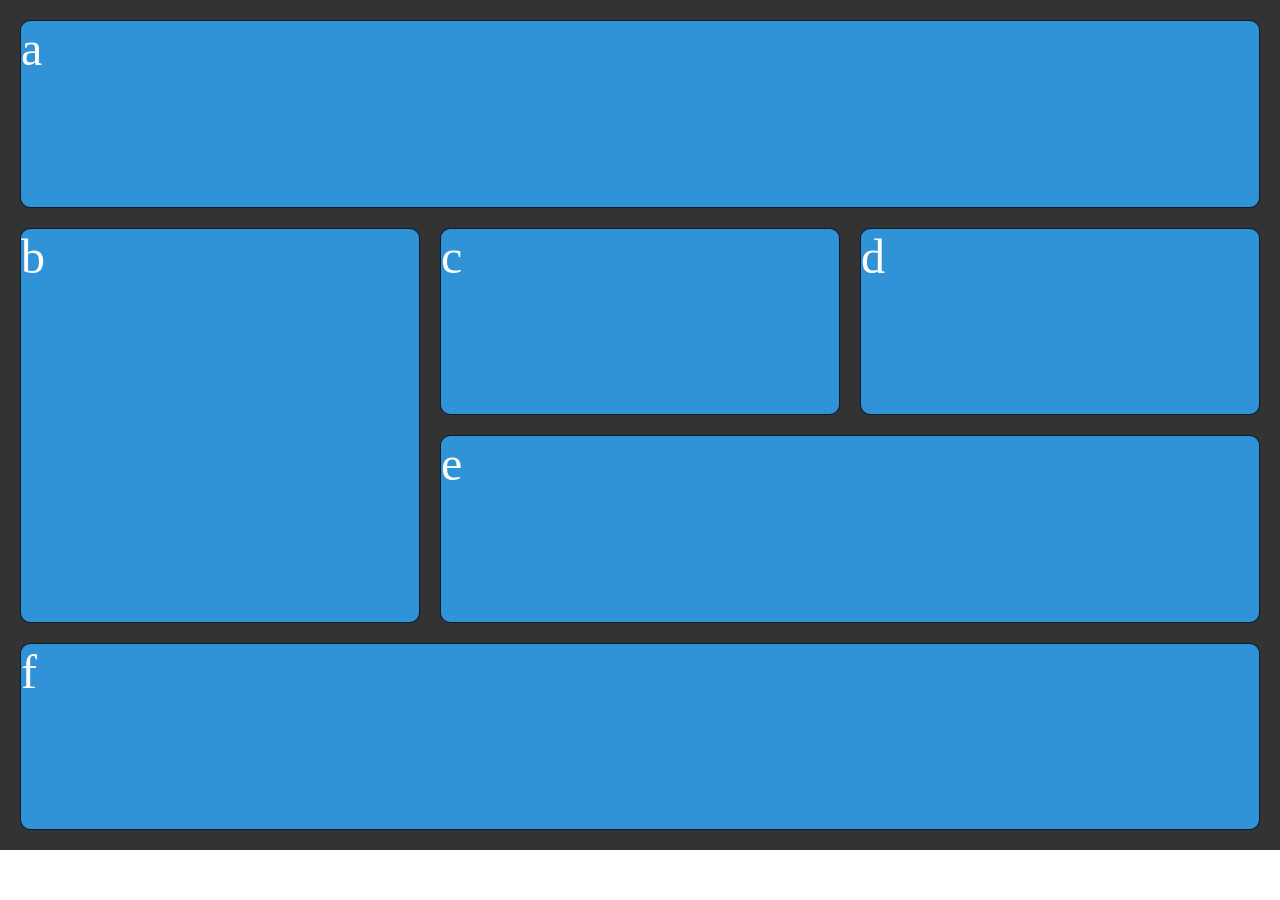
<file: Lab-1/EX-1/index.html>
<!DOCTYPE html>
<html lang="en">
<head>
    <meta charset="UTF-8">
    <meta name="viewport" content="width=device-width, initial-scale=1.0">
    <title>Grid</title>
    <link rel="stylesheet" href="style.css">
</head>
<body>
    <div class="wrapper">
        <div class="item a">a</div>
        <div class="item b">b</div>
        <div class="item c">c</div>  
        <div class="item d">d</div>
        <div class="item e">e</div>
        <div class="item f">f</div>  
    </div>
</body>
</html>
</file>
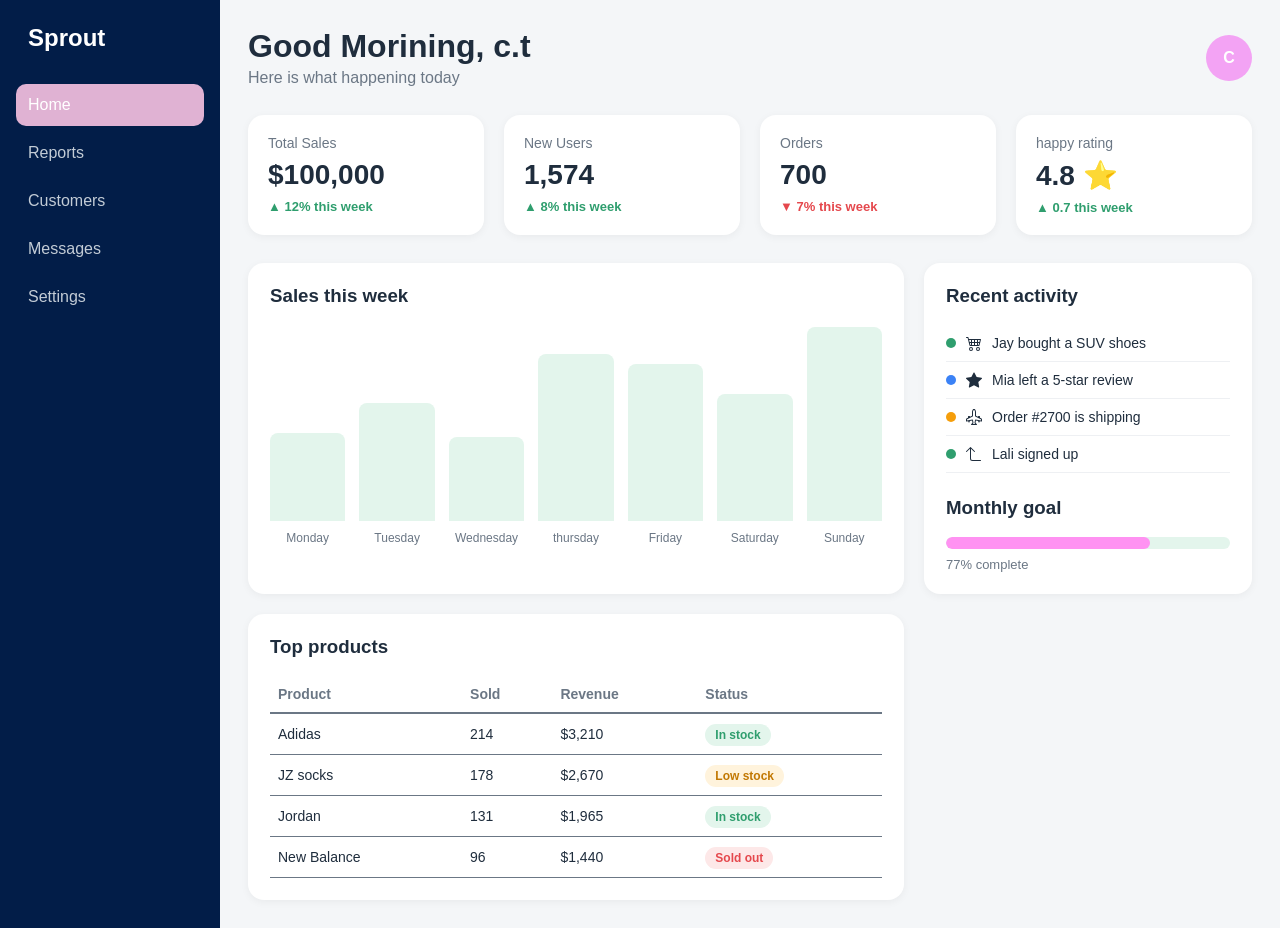
<file: Lab-1/EX-4/index.html>
<!DOCTYPE html>
<html lang="en">
<head>
    <meta charset="UTF-8">
    <meta name="viewport" content="width=device-width, initial-scale=1.0">
    <title>Dash Board</title>
    <link rel="stylesheet" href="style.css">
</head>
<body>
    <div class="layout">
        <div class="sidebar">
            <h2 class="logo"> Sprout</h2>
            <nav>
                <ul class="menu">
                    <li class="active">Home</li>
                    <li>Reports</li>
                    <li>Customers</li>
                    <li>Messages</li>
                    <li>Settings</li>
                </ul>
            </nav>
        </div>

        <main class="main">
            <header class="topbar">
                <div>
                    <h1>Good Morining, c.t </h1>
                    <p class="subtitle">Here is what happening today</p>
                </div>
                <div class="avatar">C</div>
            </header>

            <section class="cards">
                <div class="card">
                    <p class="card-label">Total Sales</p>
                    <p class="card-number">$100,000</p>
                    <p class="card-change up">▲ 12% this week</p>
                </div>

                <div class="card">
                    <p class="card-label">New Users</p>
                    <p class="card-number">1,574</p>
                    <p class="card-change up">▲ 8% this week</p>
                </div>

                <div class="card">
                    <p class="card-label">Orders</p>
                    <p class="card-number">700</p>
                    <p class="card-change down">▼ 7% this week</p>
                </div>

                <div class="card">
                    <p class="card-label">happy rating</p>
                    <p class="card-number">4.8 ⭐</p>
                    <p class="card-change up">▲ 0.7 this week</p>
                </div>
            </section>

            <section class="panels">
                <div class="panel">
                    <h3>Sales this week</h3>
                    <div class="chart">

                        <div class="bar" style="height: 45%"><span>Monday</span></div>
                        <div class="bar" style="height: 60%"><span>Tuesday</span></div>
                        <div class="bar" style="height: 43%"><span>Wednesday</span></div>
                        <div class="bar" style="height: 85%"><span>thursday</span></div>
                        <div class="bar" style="height: 80%"><span>Friday</span></div>
                        <div class="bar" style="height: 65%"><span>Saturday</span></div>
                        <div class="bar" style="height: 99%"><span>Sunday</span></div>

                    </div>
                </div>

                <div class="panel">
                    <h3>Recent activity</h3>
                    <ul class="activity">
                        <li><span class="dot green"></span><svg xmlns="http://www.w3.org/2000/svg" width="16" height="16" fill="currentColor" class="bi bi-cart4" viewBox="0 0 16 16">
  <path d="M0 2.5A.5.5 0 0 1 .5 2H2a.5.5 0 0 1 .485.379L2.89 4H14.5a.5.5 0 0 1 .485.621l-1.5 6A.5.5 0 0 1 13 11H4a.5.5 0 0 1-.485-.379L1.61 3H.5a.5.5 0 0 1-.5-.5M3.14 5l.5 2H5V5zM6 5v2h2V5zm3 0v2h2V5zm3 0v2h1.36l.5-2zm1.11 3H12v2h.61zM11 8H9v2h2zM8 8H6v2h2zM5 8H3.89l.5 2H5zm0 5a1 1 0 1 0 0 2 1 1 0 0 0 0-2m-2 1a2 2 0 1 1 4 0 2 2 0 0 1-4 0m9-1a1 1 0 1 0 0 2 1 1 0 0 0 0-2m-2 1a2 2 0 1 1 4 0 2 2 0 0 1-4 0"/>
</svg>Jay bought a SUV shoes</li>
                        <li><span class="dot blue"></span><svg xmlns="http://www.w3.org/2000/svg" width="16" height="16" fill="currentColor" class="bi bi-star-fill" viewBox="0 0 16 16">
  <path d="M3.612 15.443c-.386.198-.824-.149-.746-.592l.83-4.73L.173 6.765c-.329-.314-.158-.888.283-.95l4.898-.696L7.538.792c.197-.39.73-.39.927 0l2.184 4.327 4.898.696c.441.062.612.636.282.95l-3.522 3.356.83 4.73c.078.443-.36.79-.746.592L8 13.187l-4.389 2.256z"/>
</svg>Mia left a 5-star review</li>
                        <li><span class="dot orange"></span><svg xmlns="http://www.w3.org/2000/svg" width="16" height="16" fill="currentColor" class="bi bi-airplane-engines" viewBox="0 0 16 16">
  <path d="M8 0c-.787 0-1.292.592-1.572 1.151A4.35 4.35 0 0 0 6 3v3.691l-2 1V7.5a.5.5 0 0 0-.5-.5h-1a.5.5 0 0 0-.5.5v1.191l-1.17.585A1.5 1.5 0 0 0 0 10.618V12a.5.5 0 0 0 .582.493l1.631-.272.313.937a.5.5 0 0 0 .948 0l.405-1.214 2.21-.369.375 2.253-1.318 1.318A.5.5 0 0 0 5.5 16h5a.5.5 0 0 0 .354-.854l-1.318-1.318.375-2.253 2.21.369.405 1.214a.5.5 0 0 0 .948 0l.313-.937 1.63.272A.5.5 0 0 0 16 12v-1.382a1.5 1.5 0 0 0-.83-1.342L14 8.691V7.5a.5.5 0 0 0-.5-.5h-1a.5.5 0 0 0-.5.5v.191l-2-1V3c0-.568-.14-1.271-.428-1.849C9.292.591 8.787 0 8 0M7 3c0-.432.11-.979.322-1.401C7.542 1.159 7.787 1 8 1s.458.158.678.599C8.889 2.02 9 2.569 9 3v4a.5.5 0 0 0 .276.447l5.448 2.724a.5.5 0 0 1 .276.447v.792l-5.418-.903a.5.5 0 0 0-.575.41l-.5 3a.5.5 0 0 0 .14.437l.646.646H6.707l.647-.646a.5.5 0 0 0 .14-.436l-.5-3a.5.5 0 0 0-.576-.411L1 11.41v-.792a.5.5 0 0 1 .276-.447l5.448-2.724A.5.5 0 0 0 7 7z"/>
</svg>Order #2700 is shipping</li>
                        <li><span class="dot green"></span><svg xmlns="http://www.w3.org/2000/svg" width="16" height="16" fill="currentColor" class="bi bi-arrow-90deg-up" viewBox="0 0 16 16">
  <path fill-rule="evenodd" d="M4.854 1.146a.5.5 0 0 0-.708 0l-4 4a.5.5 0 1 0 .708.708L4 2.707V12.5A2.5 2.5 0 0 0 6.5 15h8a.5.5 0 0 0 0-1h-8A1.5 1.5 0 0 1 5 12.5V2.707l3.146 3.147a.5.5 0 1 0 .708-.708z"/>
</svg>Lali signed up</li>
                    </ul>

                    <h3 class="goal-title">Monthly goal</h3>
                    <div class="progress">
                        <div class="progress-fill" style="width: 72%"></div>
                    </div>
                    <p class="goal-text">77% complete</p>
                </div>
            </section>

            <section class="panels panels-two">
                <div class="panel">
                     <h3>Top products</h3>
                    <table class="table">
                        <thead>
                            <tr>
                                <th>Product</th>
                                <th>Sold</th>
                                <th>Revenue</th>
                                <th>Status</th>
                            </tr>
                        </thead>
                        
                        <tbody>
                            <tr>
                                <td>Adidas</td>
                                <td>214</td>
                                <td>$3,210</td>
                                <td><span class="tag tag-green">In stock</span></td>
                            </tr>
                            <tr>
                                <td>JZ socks</td>
                                <td>178</td>
                                <td>$2,670</td>
                                <td><span class="tag tag-orange">Low stock</span></td>
                            </tr>
                            <tr>
                                <td>Jordan</td>
                                <td>131</td>
                                <td>$1,965</td>
                                <td><span class="tag tag-green">In stock</span></td>
                            </tr>
                            <tr>
                                <td>New Balance</td>
                                <td>96</td>
                                <td>$1,440</td>
                                <td><span class="tag tag-red">Sold out</span></td>
                            </tr>
                        </tbody>
                    </table>
                </div>

            </section>


        </main>
    </div>
    
</body>
</html>
</file>
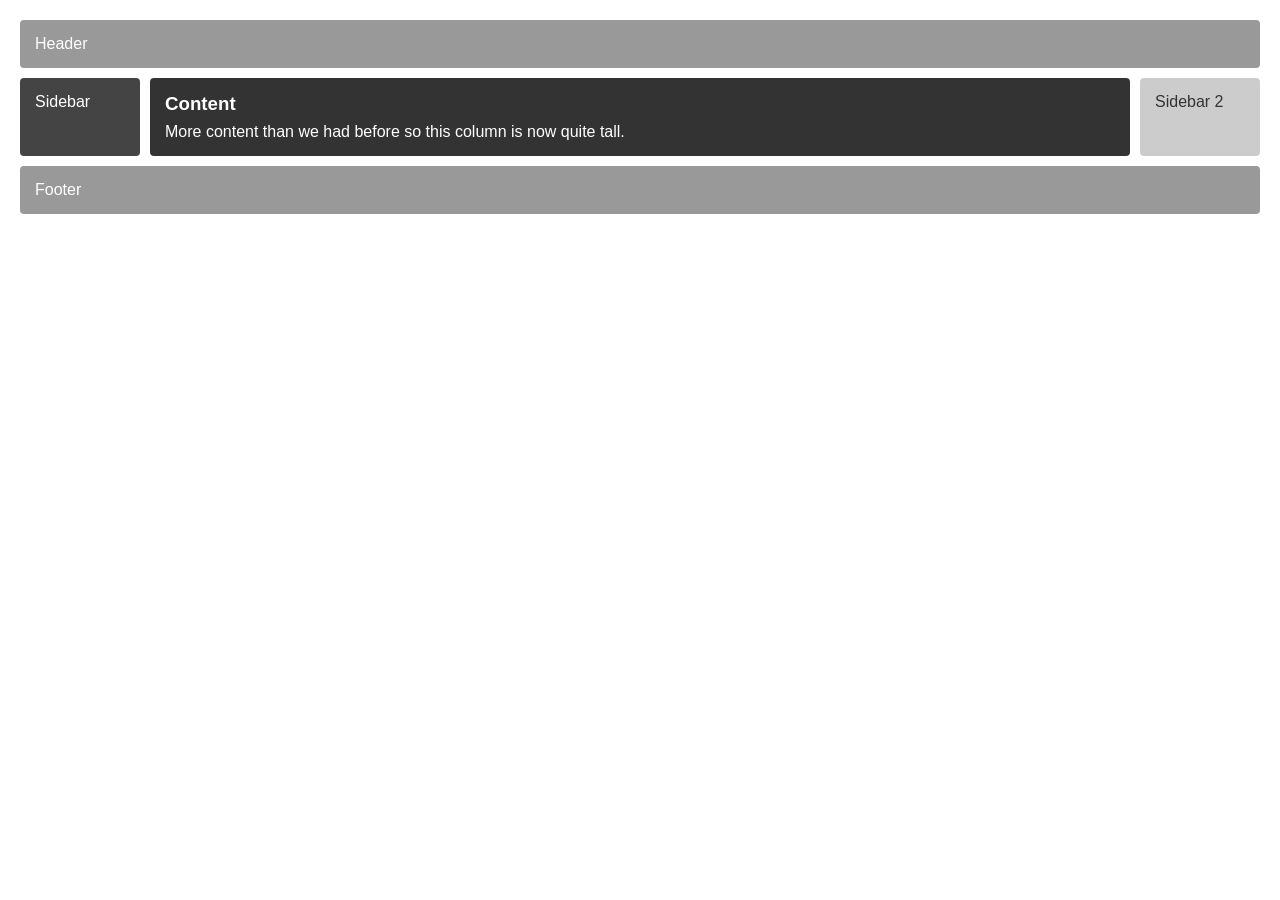
<file: Lab-2/ex3/index3.html>
<!DOCTYPE html>
<html lang="en">
<head>
  <meta charset="UTF-8">
  <meta name="viewport" content="width=device-width, initial-scale=1.0">
  <title>CSS Grid Areas & Media Query</title>
  <link rel="stylesheet" href="style3.css">
</head>
<body>

  <div class="wrapper">
    <header class="header">Header</header>
    <aside class="sidebar">Sidebar</aside>
    <article class="content">
      <h3>Content</h3>
      <p>More content than we had before so this column is now quite tall.</p>
    </article>
    <aside class="sidebar2">Sidebar 2</aside>
    <footer class="footer">Footer</footer>
  </div>


</body>
</html>
</file>
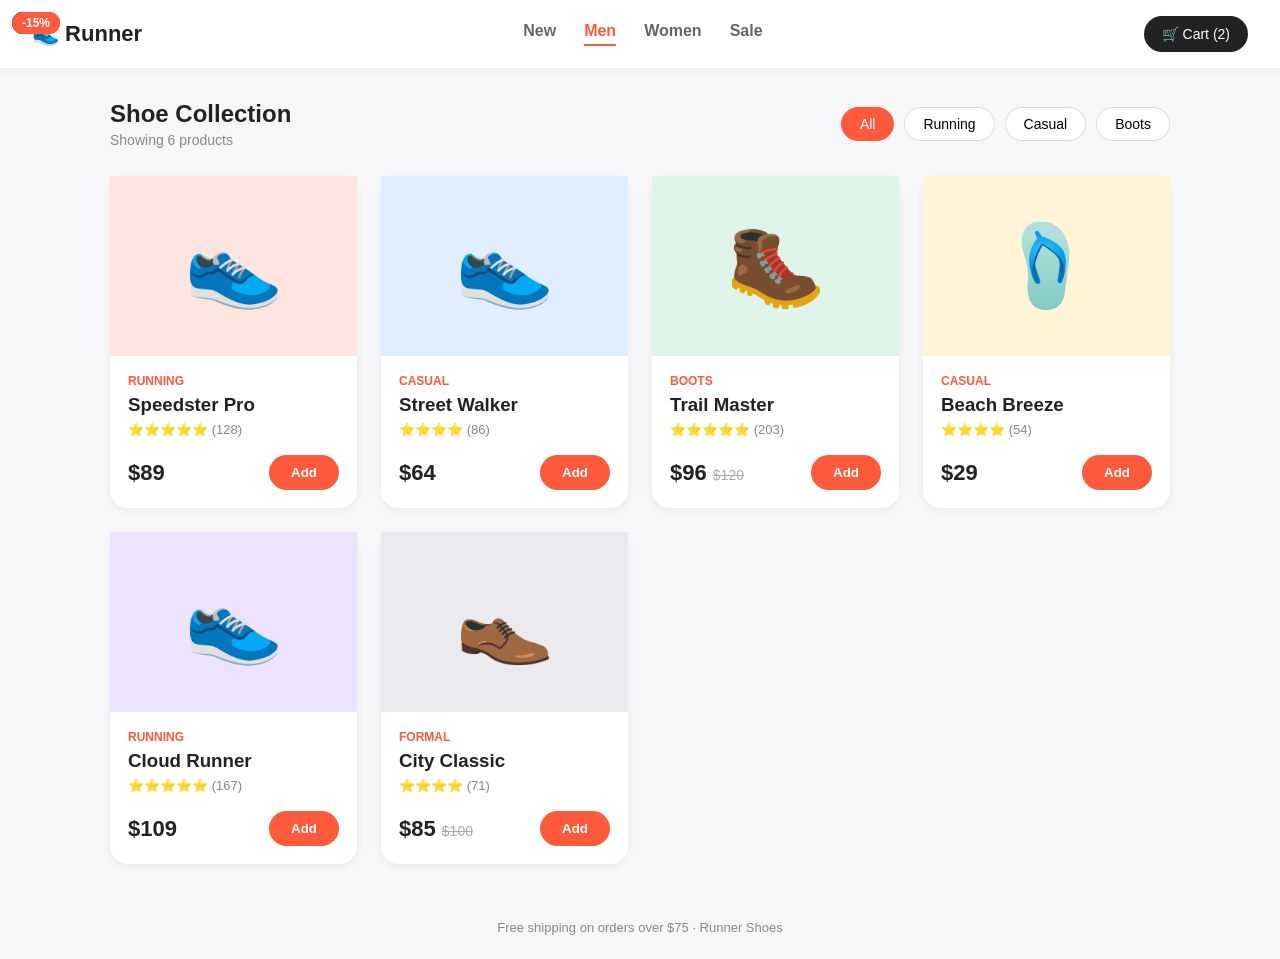
<file: Lab-2/ex4/index4.html>
<!DOCTYPE html>
<html lang="en">
<head>
    <meta charset="UTF-8" />
    <meta name="viewport" content="width=device-width, initial-scale=1.0" />
    <title>StepUp Shoes</title>
    <link rel="stylesheet" href="style4.css" />
</head>

<body>

  
    <header class="header">
        <h1 class="logo">👟 Runner</h1>

        <nav class="nav">
            <a href="#">New</a>
            <a href="#" class="current">Men</a>
            <a href="#">Women</a>
            <a href="#">Sale</a>
        </nav>

        <button class="cart-btn">🛒 Cart (2)</button>
    </header>

 
    <main class="page">

        
        <div class="top-row">
            <div>
                <h2>Shoe Collection</h2>
                <p class="count">Showing 6 products</p>
            </div>

            <div class="filters">
                <button class="chip selected">All</button>
                <button class="chip">Running</button>
                <button class="chip">Casual</button>
                <button class="chip">Boots</button>
            </div>
        </div>

        

        <div class="product-grid">

            
            <div class="product">
                <div class="product-image red-bg">
                    <span class="badge">New</span>
                    <span class="shoe">👟</span>
                </div>
                <div class="product-info">
                    <p class="category">Running</p>
                    <h3>Speedster Pro</h3>
                    <p class="rating">⭐⭐⭐⭐⭐ <span>(128)</span></p>
                    <div class="price-row">
                        <p class="price">$89</p>
                        <button class="add-btn">Add</button>
                    </div>
                </div>
            </div>

            
            <div class="product">
                <div class="product-image blue-bg">
                    <span class="shoe">👟</span>
                </div>
                <div class="product-info">
                    <p class="category">Casual</p>
                    <h3>Street Walker</h3>
                    <p class="rating">⭐⭐⭐⭐ <span>(86)</span></p>
                    <div class="price-row">
                        <p class="price">$64</p>
                        <button class="add-btn">Add</button>
                    </div>
                </div>
            </div>

           
            <div class="product">
                <div class="product-image green-bg">
                    <span class="badge sale">-20%</span>
                    <span class="shoe">🥾</span>
                </div>
                <div class="product-info">
                    <p class="category">Boots</p>
                    <h3>Trail Master</h3>
                    <p class="rating">⭐⭐⭐⭐⭐ <span>(203)</span></p>
                    <div class="price-row">
                        <p class="price">$96 <span class="old-price">$120</span></p>
                        <button class="add-btn">Add</button>
                    </div>
                </div>
            </div>


            <div class="product">
                <div class="product-image yellow-bg">
                    <span class="shoe">🩴</span>
                </div>
                <div class="product-info">
                    <p class="category">Casual</p>
                    <h3>Beach Breeze</h3>
                    <p class="rating">⭐⭐⭐⭐ <span>(54)</span></p>
                    <div class="price-row">
                        <p class="price">$29</p>
                        <button class="add-btn">Add</button>
                    </div>
                </div>
            </div>

            
             <div class="product">
                <div class="product-image purple-bg">
                    <span class="badge">New</span>
                    <span class="shoe">👟</span>
                </div>
                <div class="product-info">
                    <p class="category">Running</p>
                    <h3>Cloud Runner</h3>
                    <p class="rating">⭐⭐⭐⭐⭐ <span>(167)</span></p>
                    <div class="price-row">
                        <p class="price">$109</p>
                        <button class="add-btn">Add</button>
                    </div>
                </div>
            </div>

            
            <div class="product">
                <div class="product-image grey-bg">
                    <span class="badge sale">-15%</span>
                    <span class="shoe">👞</span>
                </div>
                <div class="product-info">
                    <p class="category">Formal</p>
                    <h3>City Classic</h3>
                    <p class="rating">⭐⭐⭐⭐ <span>(71)</span></p>
                    <div class="price-row">
                        <p class="price">$85 <span class="old-price">$100</span></p>
                        <button class="add-btn">Add</button>
                    </div>
                </div>
            </div>

        </div>
    </main>

    <footer class="footer">
        Free shipping on orders over $75 · Runner Shoes
    </footer>

</body>
</html>
</file>
<file: Lab-1/EX-1/style.css>
/* Styling only */
body {
  margin: 0;
}

.wrapper {
  background-color: #333333;
  color: #444;
  padding: 20px;
  display: grid;
  grid-template-columns: repeat(3, 1fr);
  gap: 20px;
  
  height: 90vh;
}

.item {
  background-color: #3092d7;
  color: #fff;
  border-radius: 10px;
  border: 1px solid rgba(0, 0, 0, 0.8);
  font-size: 3em;
}

/* Layouting only  (your work)*/

.a{
  display: flex;
  grid-column: span 3 ;
}

.b{
  display: flex;
  grid-row: span 2;
}
 
.e{
  grid-column: span 2;
}

.f{
  grid-column: span 3;
}
</file>
<file: Lab-1/EX-4/style.css>
* {
  margin: 0;
  padding: 0;
  box-sizing: border-box; 
}
 
body {
  font-family: "Segoe UI", Arial, sans-serif;
  background: #f4f6f8;
  color: #1f2d3d;
}

.layout {
  display: grid;
  grid-template-columns: 220px 1fr;
  min-height: 100vh;
}

.sidebar {
  background: #021d48;
  color: #ffffff;
  padding: 24px 16px;
}
 
.logo {
  margin-bottom: 32px;
  padding-left: 12px;
}
 
.menu {
  list-style: none;
}

.menu li {
  padding: 12px;
  margin-bottom: 6px;
  border-radius: 10px;
  cursor: pointer;
  color: #c3ccd6;
  transition: background 0.2s; 
}
 
.menu li:hover {
  background: rgba(0, 0, 0, 0);
}
 
.menu li.active {
  background: #e0b2d3;
  color: #ffffff;
}
.main {
  padding: 28px;
}
 
.topbar {
  display: flex;                 
  justify-content: space-between; 
  align-items: center;
  margin-bottom: 28px;
}
 
.subtitle {
  color: #6b7785;
  margin-top: 4px;
}
 
.avatar {
  width: 46px;
  height: 46px;
  border-radius: 50%; 
  background: #f3a3f4;
  color: #ffffff;
  display: flex;
  align-items: center;
  justify-content: center;
  font-weight: bold;
}

.cards {
  display: grid;
  grid-template-columns: repeat(auto-fit, minmax(180px, 1fr));
  gap: 20px;
  margin-bottom: 28px;
}
 
.card {
  background: #ffffff;
  padding: 20px;
  border-radius: 16px;
  box-shadow: 0 2px 8px rgba(0, 0, 0, 0.05);
  transition: transform 0.2s;
}
 
.card:hover {
  transform: translateY(-4px);
}
 
.card-label {
  color: #6b7785;
  font-size: 14px;
}
 
.card-number {
  font-size: 28px;
  font-weight: bold;
  margin: 8px 0;
}
 
.card-change {
  font-size: 13px;
  font-weight: 600;
}
 
.up   { color: #2f9e6e; }
.down { color: #e5484d; }

.panels {
  display: grid;
  grid-template-columns: 2fr 1fr;
  gap: 20px;
}
 
.panel {
  background: #ffffff;
  padding: 22px;
  border-radius: 16px;
  box-shadow: 0 2px 8px rgba(0, 0, 0, 0.05);
}
 
.panel h3 {
  margin-bottom: 18px;
}
 
.chart {
  height: 220px;
  display: flex;
  align-items: flex-end; 
  gap: 14px;
  padding-bottom: 24px;  
}
 
.bar {
  flex: 1;               
  background: #e3f5ec;
  border-radius: 8px 8px 0 0;
  position: relative;
  transition: background 0.2s;
}
 
.bar:hover {
  background: #efacf0;
}
 
.bar span {
  position: absolute;
  bottom: -24px;
  left: 50%;
  transform: translateX(-50%);
  font-size: 12px;
  color: #6b7785;
}

.activity {
  list-style: none;
}
 
.activity li {
  padding: 10px 0;
  border-bottom: 1px solid #eef0f3;
  font-size: 14px;
  display: flex;
  align-items: center;
  gap: 10px;
}
 
.dot {
  width: 10px;
  height: 10px;
  border-radius: 50%;
  flex-shrink: 0;
}
.dot.green  { background: #2f9e6e; }
.dot.blue   { background: #3b82f6; }
.dot.orange { background: #f59e0b; }

.goal-title {
  margin-top: 24px;
}
 
.progress {
  height: 12px;
  background: #e3f5ec;
  border-radius: 20px;
  overflow: hidden; 
}
 
.progress-fill {
  height: 100%;
  background: #ff92f2;
  border-radius: 20px;
}
 
.goal-text {
  margin-top: 8px;
  font-size: 13px;
  color: #6b7785;
}

.panels-two {
  margin-top: 20px;
}
 
.table {
  width: 100%;
  border-collapse: collapse; 
  font-size: 14px;
}
 
.table th {
  text-align: left;
  color: #6b7785;
  font-weight: 600;
  padding: 10px 8px;
  border-bottom: 2px solid #6b7785;
}
 
.table td {
  padding: 12px 8px;
  border-bottom: 1px solid #6b7785;
}
 
.table tbody tr:hover {
  background: #f4f6f8;
}
 
.tag {
  padding: 4px 10px;
  border-radius: 20px;
  font-size: 12px;
  font-weight: 600;
}
.tag-green  { background: #e3f5ec; color: #2f9e6e; }
.tag-orange { background: #fff3dc; color: #c27803; }
.tag-red    { background: #fde8e8; color: #e5484d; }

@media (max-width: 800px) {
  .layout {
    grid-template-columns: 1fr;
  }
 
  .sidebar {
    padding: 16px;
  }
 
  .menu {
    display: flex;
    gap: 6px;
    overflow-x: auto;
  }
 
  .logo {
    margin-bottom: 12px;
  }
 
  .panels {
    grid-template-columns: 1fr;
  }
}
</file>
<file: Lab-2/ex3/style3.css>
* {
  box-sizing: border-box;
  margin: 0;
  padding: 0;
}

body {
  font-family: Arial, sans-serif;
  padding: 20px;
}


.header {
  display: flex;
  grid-area: header;
  background-color: #999;
  color: #fff;
  padding: 15px;
  border-radius: 4px;
}

.sidebar {
  grid-area: sidebar;
  background-color: #444;
  color: #fff;
  padding: 15px;
  border-radius: 4px;
}

.content {
  grid-area: content;
  background-color: #333;
  color: #fff;
  padding: 15px;
  border-radius: 4px;
}

.content h3 {
  margin-bottom: 8px;
}

.sidebar2 {
  grid-area: sidebar2;
  background-color: #ccc;
  color: #333;
  padding: 15px;
  border-radius: 4px;
}

.footer {
  grid-area: footer;
  background-color: #999;
  color: #fff;
  padding: 15px;
  border-radius: 4px;
}


.wrapper {
  display: grid;
  grid-gap: 10px;
  grid-template-columns: 120px auto;
  grid-template-areas:
    "header   header"
    "sidebar  content"
    "sidebar2 sidebar2"
    "footer   footer";
}

@media (min-width: 600px) {
  .wrapper {
    grid-template-columns: 120px auto 120px;
    grid-template-areas:
      "header  header   header"
      "sidebar content  sidebar2"
      "footer  footer   footer";
  }
}
</file>
<file: Lab-2/ex4/style4.css>
* {
  margin: 0;
  padding: 0;
  box-sizing: border-box;
}

body {
  font-family: "Segoe UI", Arial, sans-serif;
  background: #f7f7f9;
  color: #222222;
}

.header {
  display: flex;
  justify-content: space-between;
  align-items: center;
  padding: 16px 32px;
  background: #ffffff;
  box-shadow: 0 2px 8px rgba(0, 0, 0, 0.06);
}

.logo {
  font-size: 22px;
}

.nav {
  display: flex;
  gap: 28px; 
}

.nav a {
  text-decoration: none;
  color: #666666;
  font-weight: 600;
  padding-bottom: 4px;
}

.nav a:hover {
  color: #ff5a3c;
}

.nav a.current {
  color: #ff5a3c;
  border-bottom: 2px solid #ff5a3c;
}

.cart-btn {
  background: #222222;
  color: #ffffff;
  border: none;
  padding: 10px 18px;
  border-radius: 30px;
  font-size: 14px;
  cursor: pointer;
}

.cart-btn:hover {
  background: #ff5a3c;
}

.page {
  max-width: 1100px;  
  margin: 0 auto;     
  padding: 32px 20px;
}

.top-row {
  display: flex;
  justify-content: space-between;
  align-items: center;
  flex-wrap: wrap;    
  gap: 16px;
  margin-bottom: 28px;
}

.count {
  color: #888888;
  font-size: 14px;
  margin-top: 4px;
}

.filters {
  display: flex;
  gap: 10px;
}

.chip {
  background: #ffffff;
  border: 1px solid #dddddd;
  padding: 8px 18px;
  border-radius: 30px;
  cursor: pointer;
  font-size: 14px;
  transition: all 0.2s;
}

.chip:hover {
  border-color: #ff5a3c;
  color: #ff5a3c;
}

.chip.selected {
  background: #ff5a3c;
  border-color: #ff5a3c;
  color: #ffffff;
}


.product-grid {
  display: grid;
  grid-template-columns: repeat(auto-fit, minmax(240px, 1fr));
  gap: 24px;
}


.product {
  display: flex;
  flex-direction: column;
  background: #ffffff;
  border-radius: 18px;
  box-shadow: 0 2px 10px rgba(0, 0, 0, 0.06);
  transition: transform 0.2s, box-shadow 0.2s;
}

.product:hover {
  transform: translateY(-6px);
  box-shadow: 0 10px 24px rgba(0, 0, 0, 0.12);
}


.product-image {
  height: 180px;
  display: flex;
  justify-content: center; 
  align-items: center;    
}

.shoe {
  font-size: 80px;
  transition: transform 0.3s;
}


.red-bg    { background: #ffe5e0; }
.blue-bg   { background: #e0eeff; }
.green-bg  { background: #e0f5e9; }
.yellow-bg { background: #fff4d6; }
.purple-bg { background: #ece3ff; }
.grey-bg   { background: #ebebef; }


.badge {
  position: absolute;
  top: 12px;
  left: 12px;
  background: #222222;
  color: #ffffff;
  font-size: 12px;
  font-weight: bold;
  padding: 4px 10px;
  border-radius: 20px;
}

.badge.sale {
  background: #ff5a3c;
}


.product-info {
  display: flex;
  flex-direction: column;
  gap: 6px;
  padding: 18px;
  flex: 1; 
}

.category {
  color: #ff5a3c;
  font-size: 12px;
  font-weight: bold;
  text-transform: uppercase;
}

.rating {
  font-size: 13px;
}

.rating span {
  color: #888888;
}


.price-row {
  display: flex;
  justify-content: space-between;
  align-items: center;
  margin-top: auto;
  padding-top: 12px;
}

.price {
  font-size: 22px;
  font-weight: bold;
}

.old-price {
  font-size: 14px;
  text-decoration: line-through;
  color: #aaaaaa;
  font-weight: normal;
}

.add-btn {
  background: #ff5a3c;
  color: #ffffff;
  border: none;
  padding: 10px 22px;
  border-radius: 30px;
  font-weight: bold;
  cursor: pointer;
  transition: background 0.2s;
}

.add-btn:hover {
  background: #222222;
}


.footer {
  text-align: center;
  color: #888888;
  font-size: 13px;
  padding: 24px;
}


@media (max-width: 700px) {
  .header {
    flex-direction: column;
    gap: 14px;
    padding: 16px;
  }

  .nav {
    gap: 18px;
  }

  .filters {
    overflow-x: auto;
    width: 100%;
  }

  .chip {
    white-space: nowrap;
  }
}
</file>
